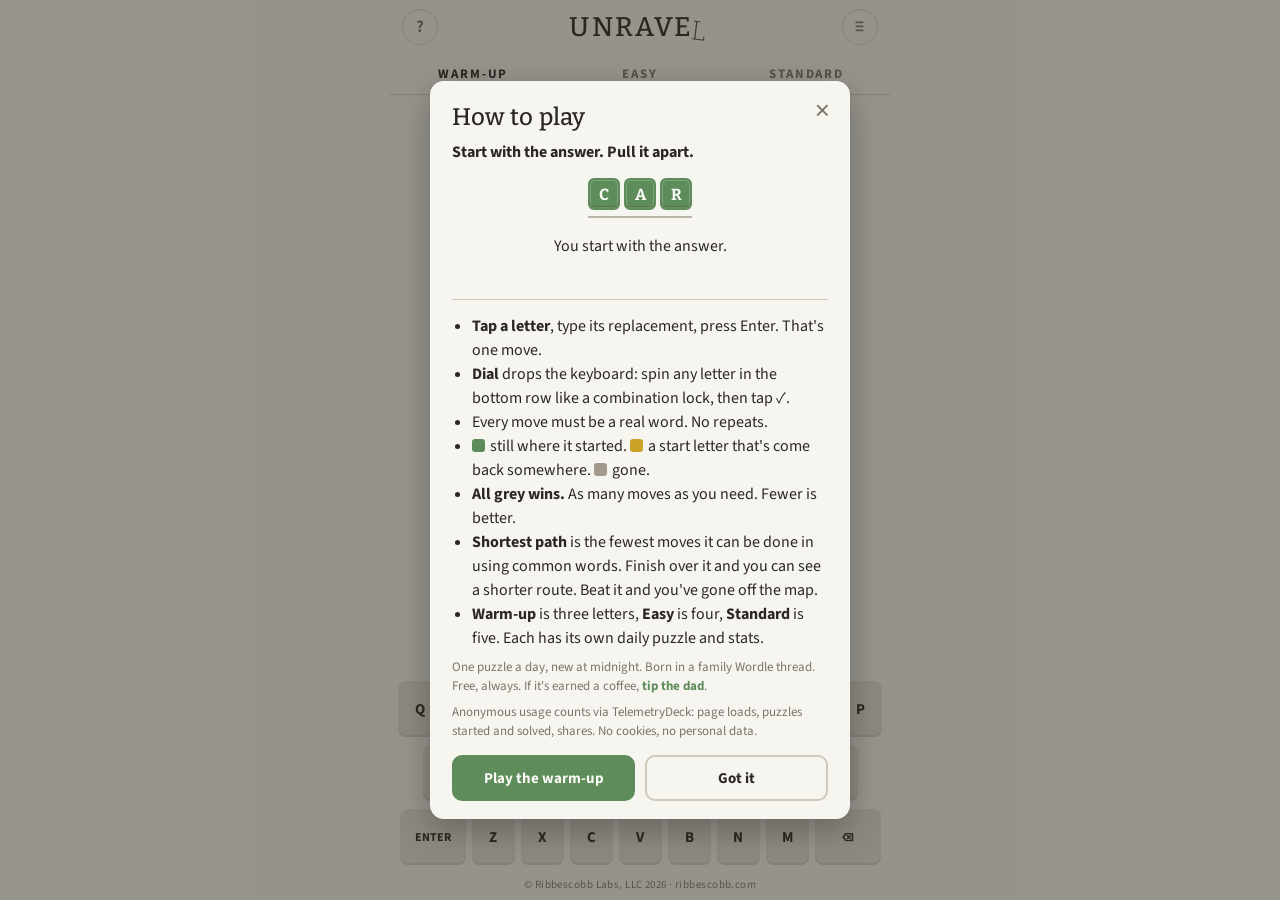
<file: index.html>
<!DOCTYPE html>
<html lang="en">
<head>
  <meta charset="utf-8">
  <meta name="viewport" content="width=device-width, initial-scale=1, viewport-fit=cover">
  <meta name="color-scheme" content="light dark">
  <title>Unravel</title>
  <meta name="description" content="Wordle, backwards. Start with the answer and erase it one letter at a time.">
  <meta property="og:type" content="website">
  <meta property="og:url" content="https://ribbescobb.com/unravel/">
  <meta property="og:title" content="Unravel">
  <meta property="og:description" content="Wordle, backwards. Start with the answer and erase it one letter at a time.">
  <meta property="og:image" content="https://ribbescobb.com/unravel/og.png">
  <meta property="og:image:width" content="1200">
  <meta property="og:image:height" content="630">
  <meta property="og:image:alt" content="A word grid going from BRACE in green to THINK in grey, beside the Unravel wordmark.">
  <meta name="twitter:card" content="summary_large_image">
  <meta name="twitter:title" content="Unravel">
  <meta name="twitter:description" content="Wordle, backwards. Start with the answer and erase it one letter at a time.">
  <meta name="twitter:image" content="https://ribbescobb.com/unravel/og.png">
  <link rel="icon" href="data:image/svg+xml,%3Csvg xmlns='http://www.w3.org/2000/svg' viewBox='0 0 32 32'%3E%3Crect width='32' height='32' rx='8' fill='%235E8C5A'/%3E%3Crect x='6' y='6' width='20' height='20' rx='5' fill='%23A39A8C'/%3E%3C/svg%3E">
  <link rel="preconnect" href="https://fonts.googleapis.com">
  <link rel="preconnect" href="https://fonts.gstatic.com" crossorigin>
  <link rel="stylesheet" href="https://fonts.googleapis.com/css2?family=Bitter:wght@300;500;700&family=Source+Sans+3:wght@400;600;700&display=swap">
  <link rel="stylesheet" href="style.css">
</head>
<body>
  <header class="top">
    <button class="icon" id="btn-help" aria-label="How to play">?</button>
    <h1>UNRAVE<span class="tail">L</span></h1>
    <button class="icon" id="btn-stats" aria-label="Stats">≡</button>
  </header>

  <nav class="tabs" role="tablist" aria-label="Mode">
    <button data-mode="3" role="tab">Warm-up</button>
    <button data-mode="4" role="tab">Easy</button>
    <button data-mode="5" role="tab">Standard</button>
  </nav>

  <main>
    <div class="input-label" id="input-label">Input mode</div>
    <div class="input-toggle" role="radiogroup" aria-labelledby="input-label">
      <button data-input="keys" role="radio">Keyboard</button>
      <button data-input="reel" role="radio">Dial</button>
    </div>
    <p class="subtitle" id="subtitle"></p>
    <div class="board" id="board" aria-live="polite"></div>
    <div class="under">
      <span class="moves" id="moves"></span>
      <button class="undo" id="btn-undo" disabled>↺ Back</button>
      <button class="undo reshare" id="btn-reshare" hidden>Share your solve</button>
    </div>
    <div class="toast" id="toast" role="status"></div>
  </main>

  <div class="keyboard" id="keyboard"></div>
  <footer class="foot">&copy; Ribbescobb Labs, LLC 2026 &middot; <a href="https://ribbescobb.com/">ribbescobb.com</a></footer>

  <div class="modal" id="modal-help" hidden>
    <div class="sheet">
      <button class="close" data-close aria-label="Close">×</button>
      <h2>How to play</h2>
      <p><strong>Start with the answer. Pull it apart.</strong></p>
      <div class="tutorial">
        <div class="mini" id="tut-board"></div>
        <p class="tut-cap" id="tut-cap"></p>
        <button class="tut-replay" id="tut-replay" hidden>↻ Play it again</button>
      </div>
      <ul>
        <li><strong>Tap a letter</strong>, type its replacement, press Enter. That's one move.</li>
        <li><strong>Dial</strong> drops the keyboard: spin any letter in the bottom row like a combination lock, then tap ✓.</li>
        <li>Every move must be a real word. No repeats.</li>
        <li><span class="sw green"></span> still where it started. <span class="sw yellow"></span> a start letter that's come back somewhere. <span class="sw grey"></span> gone.</li>
        <li><strong>All grey wins.</strong> As many moves as you need. Fewer is better.</li>
        <li><strong>Shortest path</strong> is the fewest moves it can be done in using common words. Finish over it and you can see a shorter route. Beat it and you've gone off the map.</li>
        <li><strong>Warm-up</strong> is three letters, <strong>Easy</strong> is four, <strong>Standard</strong> is five. Each has its own daily puzzle and stats.</li>
      </ul>
      <p class="fine">One puzzle a day, new at midnight. Born in a family Wordle thread. Free, always. If it's earned a coffee, <a href="https://buy.stripe.com/6oU7sL0i7atA9pB5oceIw00" target="_blank" rel="noopener" id="help-tip">tip the dad</a>.</p>
      <p class="fine">Anonymous usage counts via TelemetryDeck: page loads, puzzles started and solved, shares. No cookies, no personal data.</p>
      <div class="actions">
        <button class="primary" id="btn-warmup">Play the warm-up</button>
        <button data-close>Got it</button>
      </div>
    </div>
  </div>

  <div class="modal" id="modal-result" hidden>
    <div class="sheet">
      <button class="close" data-close aria-label="Close">×</button>
      <h2 id="result-title"></h2>
      <p id="result-body"></p>
      <div class="mini" id="result-path"></div>
      <div id="result-shortest"></div>
      <button class="tut-replay" id="btn-shortest" hidden>Show a shorter path</button>
      <div class="stats" id="stats"></div>
      <div class="actions">
        <button class="primary" id="btn-share">Share</button>
      </div>
      <textarea class="share-text" id="share-text" readonly hidden aria-label="Your result, ready to copy"></textarea>
      <div class="tip" id="tip" hidden>
        <a class="tip-btn" id="btn-tip" href="https://buy.stripe.com/6oU7sL0i7atA9pB5oceIw00" target="_blank" rel="noopener">☕ Tip the dad</a>
        <span class="tip-note" id="tip-note">Buys nothing yet except our thanks.</span>
      </div>
    </div>
  </div>

  <script src="words.js"></script>
  <script src="puzzles.js"></script>
  <script src="app.js"></script>
</body>
</html>
</file>
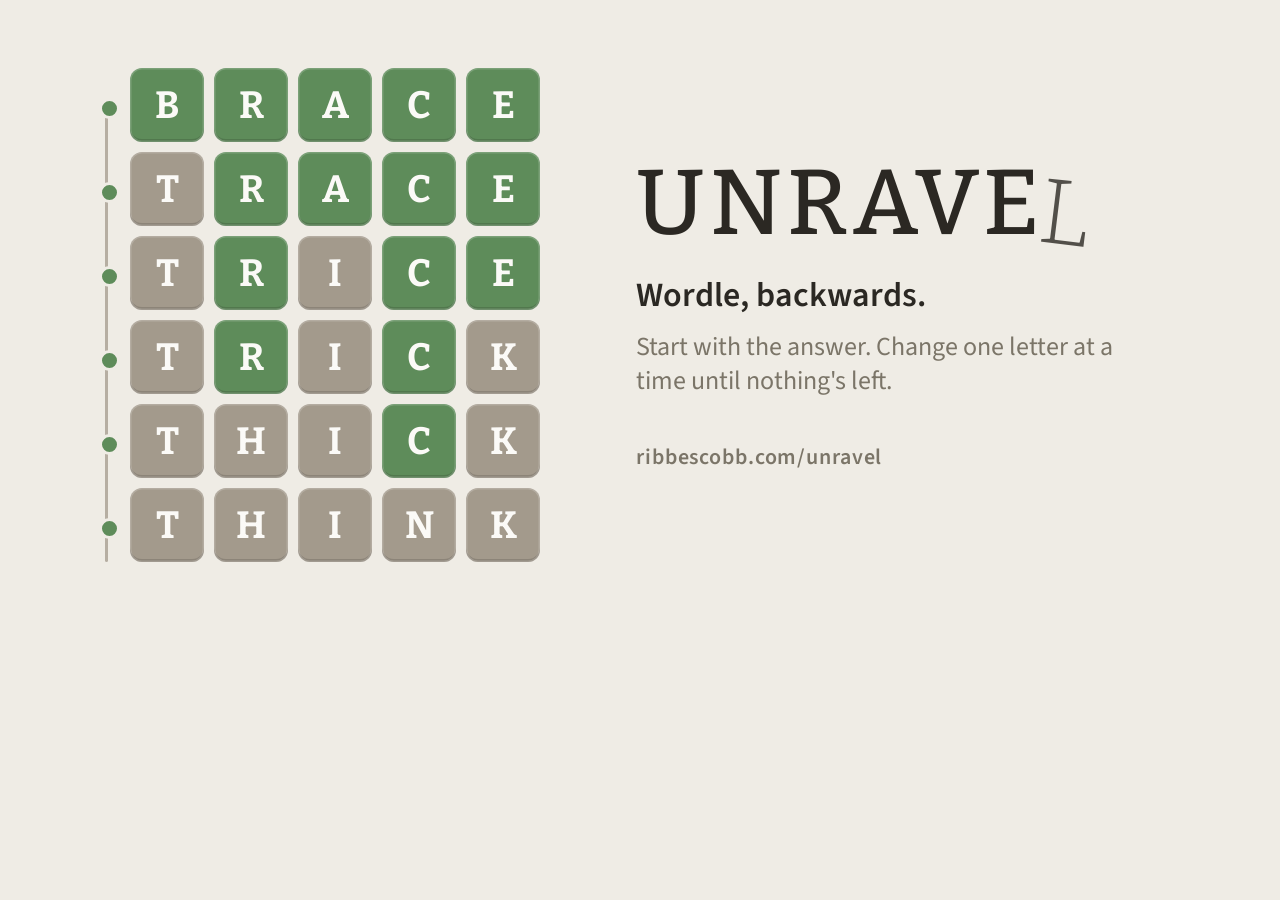
<file: tools/og.html>
<!DOCTYPE html>
<html><head><meta charset="utf-8">
<link rel="stylesheet" href="https://fonts.googleapis.com/css2?family=Bitter:wght@300;500;700&family=Source+Sans+3:wght@400;600;700&display=swap">
<style>
  html, body { margin: 0; width: 1200px; height: 630px; overflow: hidden; }
  body { background: #EFECE5; color: #2B2823; font-family: "Source Sans 3", sans-serif; display: flex; align-items: center; }
  .board { position: relative; margin-left: 96px; padding-left: 34px; display: grid; gap: 10px; }
  .row { display: grid; grid-template-columns: repeat(5, 74px); gap: 10px; }
  .tile { width: 74px; height: 74px; border-radius: 12px; display: flex; align-items: center; justify-content: center;
    font-family: "Bitter", serif; font-weight: 700; font-size: 38px; color: #FBFAF7; text-transform: uppercase;
    box-shadow: inset 0 0 0 1.5px rgba(255,255,255,.18), inset 0 -3px 0 rgba(0,0,0,.14); }
  .green { background: #5E8C5A; } .grey { background: #A39A8C; }
  .thread { position: absolute; left: 9px; top: 37px; width: 3px; height: 457px; background: #A39A8C; opacity: .75; border-radius: 2px; }
  .knot { position: absolute; left: 3px; width: 15px; height: 15px; border-radius: 50%; background: #5E8C5A; border: 3px solid #EFECE5; }
  .text { margin-left: 96px; }
  .mark { font-family: "Bitter", serif; font-weight: 500; font-size: 92px; letter-spacing: .06em; line-height: 1; }
  .mark .tail { display: inline-block; font-weight: 300; opacity: .8; transform: translateY(8px) rotate(7deg); transform-origin: top left; }
  .tag { font-size: 34px; font-weight: 600; margin-top: 22px; }
  .sub { font-size: 26px; color: #7B7568; margin-top: 10px; max-width: 520px; line-height: 1.3; }
  .url { font-size: 22px; color: #7B7568; margin-top: 44px; letter-spacing: .04em; font-weight: 600; }
</style></head>
<body>
  <div class="board" id="board"><div class="thread"></div></div>
  <div class="text">
    <div class="mark">UNRAVE<span class="tail">L</span></div>
    <div class="tag">Wordle, backwards.</div>
    <div class="sub">Start with the answer. Change one letter at a time until nothing's left.</div>
    <div class="url">ribbescobb.com/unravel</div>
  </div>
  <script>
    const S = 'brace', rows = ['brace','trace','trice','trick','thick','think'];
    const b = document.getElementById('board');
    rows.forEach((w, r) => {
      const row = document.createElement('div'); row.className = 'row';
      [...w].forEach((c, i) => { const t = document.createElement('div'); t.className = 'tile ' + (c === S[i] ? 'green' : 'grey'); t.textContent = c; row.appendChild(t); });
      b.appendChild(row);
      const k = document.createElement('div'); k.className = 'knot'; k.style.top = (37 + r * 84 - 7) + 'px'; b.appendChild(k);
    });
  </script>
</body></html>
</file>
<file: style.css>
/* Unravel — "Loom". Natural-dye tones on undyed wool; Bitter for letters, Source Sans 3 for everything else. */
:root {
  --bg: #EFECE5;        /* wool */
  --fg: #2B2823;
  --muted: #7B7568;
  --line: #CFC9BC;
  --green: #5E8C5A;     /* moss */
  --yellow: #C9A227;    /* mustard */
  --grey: #A39A8C;      /* flax */
  --ash: #5A554D;
  --on-tile: #FBFAF7;
  --key: #DED9CE;
  --key-fg: #2B2823;
  --key-dead: #C8C2B4;
  --sheet: #F7F5F0;
  --shadow: rgba(43, 40, 35, .45);
  --display: "Bitter", Georgia, "Times New Roman", serif;
  --body: "Source Sans 3", -apple-system, BlinkMacSystemFont, "Segoe UI", Helvetica, Arial, sans-serif;
}
@media (prefers-color-scheme: dark) {
  :root {
    --bg: #221F1B;      /* peat */
    --fg: #EDE8DE;
    --muted: #9A9385;
    --line: #3D382F;
    --green: #6B9A66;
    --yellow: #D1AC33;
    --grey: #6E675C;
    --ash: #3A3733;
    --on-tile: #F6F2EA;
    --key: #3A352D;
    --key-fg: #EDE8DE;
    --key-dead: #2C2823;
    --sheet: #2A2621;
    --shadow: rgba(0, 0, 0, .6);
  }
}

* { box-sizing: border-box; }
html, body { height: 100%; }
body {
  margin: 0;
  background: var(--bg);
  color: var(--fg);
  font-family: var(--body);
  display: flex;
  flex-direction: column;
  min-height: 100dvh;
  -webkit-user-select: none; user-select: none;
}

/* ---------- header ---------- */
.top {
  display: flex; align-items: center; justify-content: space-between;
  padding: 0 12px; height: 54px; max-width: 500px; width: 100%; margin: 0 auto;
}
.top h1 {
  margin: 0; font-family: var(--display); font-weight: 500; font-size: 27px; letter-spacing: .08em;
}
.top h1 .tail {
  display: inline-block; font-weight: 300; opacity: .8;
  transform: translateY(3px) rotate(7deg); transform-origin: top left;
}
.icon {
  width: 36px; height: 36px; border-radius: 50%;
  border: 1.5px solid var(--line); background: none; color: var(--muted);
  font-size: 17px; font-weight: 700; cursor: pointer; font-family: var(--body);
}

.tabs { display: flex; border-bottom: 1px solid var(--line); max-width: 500px; width: 100%; margin: 0 auto; }
.tabs button {
  flex: 1; height: 40px; border: 0; background: none; color: var(--muted); font-family: var(--body);
  font-weight: 700; font-size: 13px; letter-spacing: .14em; text-transform: uppercase; cursor: pointer;
  position: relative;
}
.tabs button.on { color: var(--fg); }
.tabs button.on::after { content: ""; position: absolute; left: 24%; right: 24%; bottom: -1px; height: 3px; background: var(--green); border-radius: 2px 2px 0 0; }
.tabs button:focus-visible { outline: 2px solid var(--green); outline-offset: -2px; }

/* ---------- board ---------- */
main {
  flex: 1; display: flex; flex-direction: column; align-items: center;
  justify-content: safe center; padding: 8px 12px; position: relative; overflow-y: auto; min-height: 0;
}
.input-label { font-size: 10px; font-weight: 700; letter-spacing: .14em; text-transform: uppercase; color: var(--muted); margin-bottom: 5px; }
.input-toggle { display: flex; gap: 2px; padding: 3px; border: 1.5px solid var(--line); border-radius: 999px; margin-bottom: 10px; }
.input-toggle button {
  border: 0; background: none; color: var(--muted); font-family: var(--body); font-weight: 700; font-size: 12px;
  letter-spacing: .06em; text-transform: uppercase; padding: 5px 12px; border-radius: 999px; cursor: pointer;
}
.input-toggle button.on { background: var(--fg); color: var(--bg); }
.input-toggle .beta { font-size: 9px; letter-spacing: .1em; padding: 1px 5px; border-radius: 999px; background: var(--yellow); color: #2B2823; margin-left: 4px; vertical-align: 1px; }
.input-toggle button.on .beta { background: var(--yellow); }
.keyboard[hidden] { display: none; }

/* reels: every tile in the play row is a spinnable letter wheel */
.board.reel-mode { padding-right: 52px; }
.tile.reel { position: relative; overflow: hidden; cursor: ns-resize; touch-action: none; border-style: solid; border-color: var(--line); color: var(--muted); }
.tile.reel.changed { color: var(--fg); border-color: var(--green); box-shadow: 0 0 0 3px color-mix(in srgb, var(--green) 30%, transparent); }
.tile.reel .strip { position: absolute; left: 0; right: 0; top: -200%; height: 500%; will-change: transform; }
.tile.reel .strip span { position: relative; display: flex; align-items: center; justify-content: center; height: 20%; text-transform: uppercase; }
.tile.reel .strip span:not(.mid) { opacity: .22; font-size: .8em; }
.tile.reel .strip span.spent::after { content: ""; position: absolute; right: 5px; bottom: 5px; width: 6px; height: 6px; border-radius: 50%; background: var(--yellow); }
.tile.reel::before, .tile.reel::after {
  content: ""; position: absolute; left: 50%; width: 0; height: 0; margin-left: -4px; pointer-events: none; opacity: .45;
  border-left: 4px solid transparent; border-right: 4px solid transparent;
}
.tile.reel::before { top: 3px; border-bottom: 4px solid var(--muted); }
.tile.reel::after { bottom: 3px; border-top: 4px solid var(--muted); }
.tile.reel.tick { animation: tick .12s ease; }
@keyframes tick { 50% { transform: scale(1.04); } }
.row-actions { position: absolute; right: -52px; top: 0; display: flex; flex-direction: column; gap: 6px; }
.row-actions button {
  width: 44px; height: calc((var(--tile) - 6px) / 2 + 3px); border-radius: 8px; border: 1.5px solid var(--line); background: none;
  color: var(--muted); font-size: 18px; cursor: pointer; font-family: var(--body); line-height: 1;
}
.row-actions button:not(.go) { font-size: 22px; font-weight: 400; }
.row-actions button.go { background: var(--green); border-color: var(--green); color: var(--on-tile); }
.row-actions button:disabled { opacity: .3; cursor: default; }

.subtitle { margin: 0 0 12px; color: var(--muted); font-size: 14px; letter-spacing: .06em; font-weight: 600; }

.board { --cols: 5; display: grid; gap: 6px; position: relative; padding-left: 18px; }
.row { display: grid; grid-template-columns: repeat(var(--cols, 5), 1fr); gap: 6px; }
.board { --tile: clamp(46px, 12.5vw, 60px); }
.tile {
  width: var(--tile); height: var(--tile);
  display: flex; align-items: center; justify-content: center;
  font-family: var(--display); font-size: clamp(23px, 6.2vw, 30px); font-weight: 700; text-transform: uppercase;
  border: 2px solid var(--line); border-radius: 9px; color: var(--fg);
  transition: transform .12s ease;
}
.tile.ghost { border-style: dashed; color: var(--muted); cursor: pointer; }
.tile.ghost:hover { border-color: var(--muted); }
.tile.dead { background: var(--ash); border-color: var(--ash); color: var(--on-tile); text-decoration: line-through; text-decoration-thickness: 3px; opacity: .85; }
.tile.selected { border-style: solid; border-color: var(--green); box-shadow: 0 0 0 3px color-mix(in srgb, var(--green) 30%, transparent); }
.tile.filled { color: var(--fg); border-color: var(--green); }
.tile.pop { animation: pop .12s ease; }
.tile.green, .tile.grey, .tile.yellow {
  color: var(--on-tile);
  box-shadow: inset 0 0 0 1px rgba(255,255,255,.18), inset 0 -2px 0 rgba(0,0,0,.14);
}
.tile.green { background: var(--green); border-color: var(--green); }
.tile.grey { background: var(--grey); border-color: var(--grey); }
.tile.yellow { background: var(--yellow); border-color: var(--yellow); }
.tile.flip { animation: flip .5s ease; }
.row.shake, .tile.shake { animation: shake .4s ease; }
.row.obliterate { animation: obliterate .5s ease-in forwards; }
.row.rewound .tile { animation: rewound .7s ease; }
.row.start { padding-bottom: 10px; margin-bottom: 6px; border-bottom: 2px solid color-mix(in srgb, var(--grey) 70%, transparent); }
.example .row.start, .mini .row.start { padding-bottom: 6px; margin-bottom: 3px; }

/* the thread: runs beside the surviving line, knotted at each row, frays over doomed rows */
.thread { position: absolute; left: 5px; width: 2px; background: var(--grey); opacity: .75; border-radius: 2px; pointer-events: none; }
.fray { position: absolute; left: 5px; width: 2px; pointer-events: none;
  background: repeating-linear-gradient(to bottom, var(--ash) 0 4px, transparent 4px 8px); }
.knot { position: absolute; left: 1px; width: 10px; height: 10px; border-radius: 50%; background: var(--green); border: 2px solid var(--bg); pointer-events: none; margin-top: -5px; }
.knot.cut { background: var(--ash); }

@keyframes pop { 0% { transform: scale(.9);} 50% { transform: scale(1.08);} 100% { transform: scale(1);} }
@keyframes flip { 0% { transform: rotateX(0);} 50% { transform: rotateX(90deg);} 100% { transform: rotateX(0);} }
@keyframes obliterate {
  0%   { transform: translateX(0) scale(1); opacity: 1; filter: blur(0); }
  15%  { transform: translateX(-6px) scale(1.03); }
  30%  { transform: translateX(6px) scale(1.03); }
  45%  { transform: translateX(-4px) scale(1); }
  100% { transform: translateX(0) scale(.6) rotateX(70deg); opacity: 0; filter: blur(3px); }
}
@keyframes rewound {
  0%   { box-shadow: 0 0 0 0 var(--green); }
  40%  { box-shadow: 0 0 0 4px var(--green); }
  100% { box-shadow: 0 0 0 0 transparent; }
}
@keyframes shake {
  10%, 90% { transform: translateX(-2px); } 20%, 80% { transform: translateX(3px); }
  30%, 50%, 70% { transform: translateX(-5px); } 40%, 60% { transform: translateX(5px); }
}
@media (prefers-reduced-motion: reduce) {
  .tile.flip, .tile.pop, .row.shake, .row.rewound .tile { animation: none; }
  .row.obliterate { animation-duration: .01s; }
}

.under { display: flex; align-items: center; gap: 14px; margin-top: 14px; min-height: 30px; padding-left: 18px; }
.moves { color: var(--muted); font-size: 14px; font-weight: 700; letter-spacing: .04em; }
.undo {
  border: 1.5px solid var(--line); background: none; color: var(--muted); font-family: var(--body);
  border-radius: 999px; padding: 5px 12px; font-weight: 700; font-size: 13px; cursor: pointer;
}
.undo:disabled { opacity: .35; cursor: default; }
.undo[hidden] { display: none; }
.undo.reshare { border-color: var(--green); color: var(--green); }

.toast {
  position: fixed; top: 12px; left: 50%; transform: translateX(-50%);
  background: var(--fg); color: var(--bg); padding: 10px 14px; border-radius: 8px;
  font-weight: 700; font-size: 14px; opacity: 0; pointer-events: none;
  transition: opacity .15s; white-space: nowrap; z-index: 30;   /* above the sheets, which are 10 */
}
.toast.show { opacity: 1; }

/* ---------- keyboard ---------- */
.keyboard { padding: 6px 6px 4px; max-width: 500px; width: 100%; margin: 0 auto; }
.krow { display: flex; justify-content: center; gap: 6px; margin-bottom: 8px; }
.key {
  flex: 1; max-width: 43px; height: 56px; border: 0; border-radius: 8px;
  background: var(--key); color: var(--key-fg); font-family: var(--body); font-weight: 700; font-size: 15px;
  text-transform: uppercase; cursor: pointer; padding: 0;
  box-shadow: inset 0 -2px 0 rgba(0,0,0,.08);
}
.key.wide { flex: 1.5; max-width: 66px; font-size: 12px; }
.key.spent { position: relative; }
.key.spent::after { content: ""; position: absolute; left: 50%; bottom: 6px; width: 6px; height: 6px; margin-left: -3px; border-radius: 50%; background: var(--yellow); }
.key:active { filter: brightness(.92); }

.foot { text-align: center; font-size: 11px; color: var(--muted); letter-spacing: .04em; padding: 0 12px calc(8px + env(safe-area-inset-bottom)); }
.foot a { color: inherit; text-decoration: none; }
.foot a:hover { text-decoration: underline; }

/* ---------- sheets ---------- */
.modal[hidden] { display: none; }
.modal {
  position: fixed; inset: 0; background: var(--shadow);
  display: flex; align-items: center; justify-content: center; padding: 16px; z-index: 10;
}
.sheet {
  background: var(--sheet); color: var(--fg); border-radius: 14px; padding: 22px 22px 18px;
  width: 100%; max-width: 420px; position: relative; box-shadow: 0 10px 34px rgba(0,0,0,.28);
  max-height: calc(100dvh - 32px); overflow-y: auto; -webkit-overflow-scrolling: touch;
}
.sheet h2 { margin: 0 0 10px; font-family: var(--display); font-weight: 500; font-size: 24px; letter-spacing: .01em; }
.sheet p { line-height: 1.45; margin: 8px 0; font-size: 16px; }
.sheet ul { padding-left: 20px; line-height: 1.5; margin: 8px 0; font-size: 16px; }
.sheet .fine { color: var(--muted); font-size: 13px; }
.sw { display: inline-block; width: 13px; height: 13px; border-radius: 3px; vertical-align: -1px; margin-right: 2px; }
.sw.green { background: var(--green); } .sw.yellow { background: var(--yellow); } .sw.grey { background: var(--grey); }
.close {
  position: sticky; top: -12px; float: right; margin: -10px -10px 0 0; border: 0; background: var(--sheet);
  font-size: 26px; color: var(--muted); cursor: pointer; line-height: 1; padding: 4px 8px; border-radius: 8px; z-index: 1;
}
.example, .mini { display: grid; gap: 4px; margin: 14px 0; justify-content: center; }
.example .row, .mini .row { gap: 4px; }
.example .tile, .mini .tile { width: 32px; height: 32px; font-size: 16px; border-width: 2px; border-radius: 6px; }
.example { margin: 10px 0; }
.tutorial { margin: 10px 0 14px; padding-bottom: 14px; border-bottom: 1px solid var(--line); }
.tut-replay { display: block; margin: 6px auto 0; border: 1.5px solid var(--line); background: none; color: var(--muted); font-family: var(--body); font-weight: 700; font-size: 13px; border-radius: 999px; padding: 5px 12px; cursor: pointer; }
.tut-replay[hidden] { display: none; }
.shortest-label { text-align: center; color: var(--muted); font-size: 13px; font-weight: 700; letter-spacing: .04em; margin: 12px 0 4px; }
.tut-cap { text-align: center; font-size: 15px; min-height: 2.6em; margin: 8px 0 0; line-height: 1.3; }
.mini .tile.ghost { color: var(--muted); }

.share-text {
  width: 100%; height: 160px; margin-top: 10px; padding: 8px; box-sizing: border-box;
  font-family: ui-monospace, Menlo, monospace; font-size: 13px; line-height: 1.35;
  background: var(--bg); color: var(--fg); border: 1.5px solid var(--line); border-radius: 8px; resize: none;
}
.share-text[hidden] { display: none; }

.tip { display: flex; flex-direction: column; align-items: center; gap: 4px; margin-top: 12px; }
.tip[hidden] { display: none; }
.tip-btn { display: inline-block; border: 1.5px solid var(--line); background: none; color: var(--fg); font-family: var(--body); font-weight: 700; font-size: 14px; border-radius: 999px; padding: 7px 16px; cursor: pointer; text-decoration: none; }
.tip-btn.done { color: var(--muted); cursor: default; pointer-events: none; }
.tip-note { font-size: 12px; color: var(--muted); }
.sheet .fine a { color: var(--green); font-weight: 700; text-decoration: none; }

.stats { display: flex; flex-direction: column; margin: 14px 0 4px; }
.stats > .stat-row { display: flex; justify-content: center; gap: 22px; }
.mode-h { font-family: var(--display); font-weight: 500; font-size: 18px; margin: 14px 0 2px; padding-top: 12px; border-top: 1px solid var(--line); }
.mode-h:first-child { border-top: 0; padding-top: 0; margin-top: 4px; }
.mode-h span { font-family: var(--body); font-size: 12px; font-weight: 700; letter-spacing: .08em; text-transform: uppercase; color: var(--muted); margin-left: 6px; }
.dist { display: grid; gap: 4px; margin: 10px 0 4px; }
.dr { display: grid; grid-template-columns: 78px 1fr; align-items: center; gap: 8px; font-size: 13px; }
.dl { color: var(--muted); font-weight: 700; letter-spacing: .04em; text-align: right; }
.db { background: var(--grey); color: var(--on-tile); font-weight: 700; font-variant-numeric: tabular-nums; padding: 3px 7px; border-radius: 4px; text-align: right; box-sizing: border-box; min-width: 24px; }
.dr.hl .db { background: var(--green); }
.stat { text-align: center; }
.stat b { display: block; font-family: var(--display); font-weight: 500; font-size: 27px; font-variant-numeric: tabular-nums; }
.stat span { font-size: 11px; color: var(--muted); text-transform: uppercase; letter-spacing: .08em; font-weight: 700; }
.actions { display: flex; gap: 10px; margin-top: 14px; }
.actions button {
  flex: 1; height: 46px; border-radius: 10px; border: 2px solid var(--line); font-family: var(--body);
  background: none; color: var(--fg); font-weight: 700; font-size: 15px; cursor: pointer;
}
.actions button.primary { background: var(--green); border-color: var(--green); color: var(--on-tile); }
</file>
